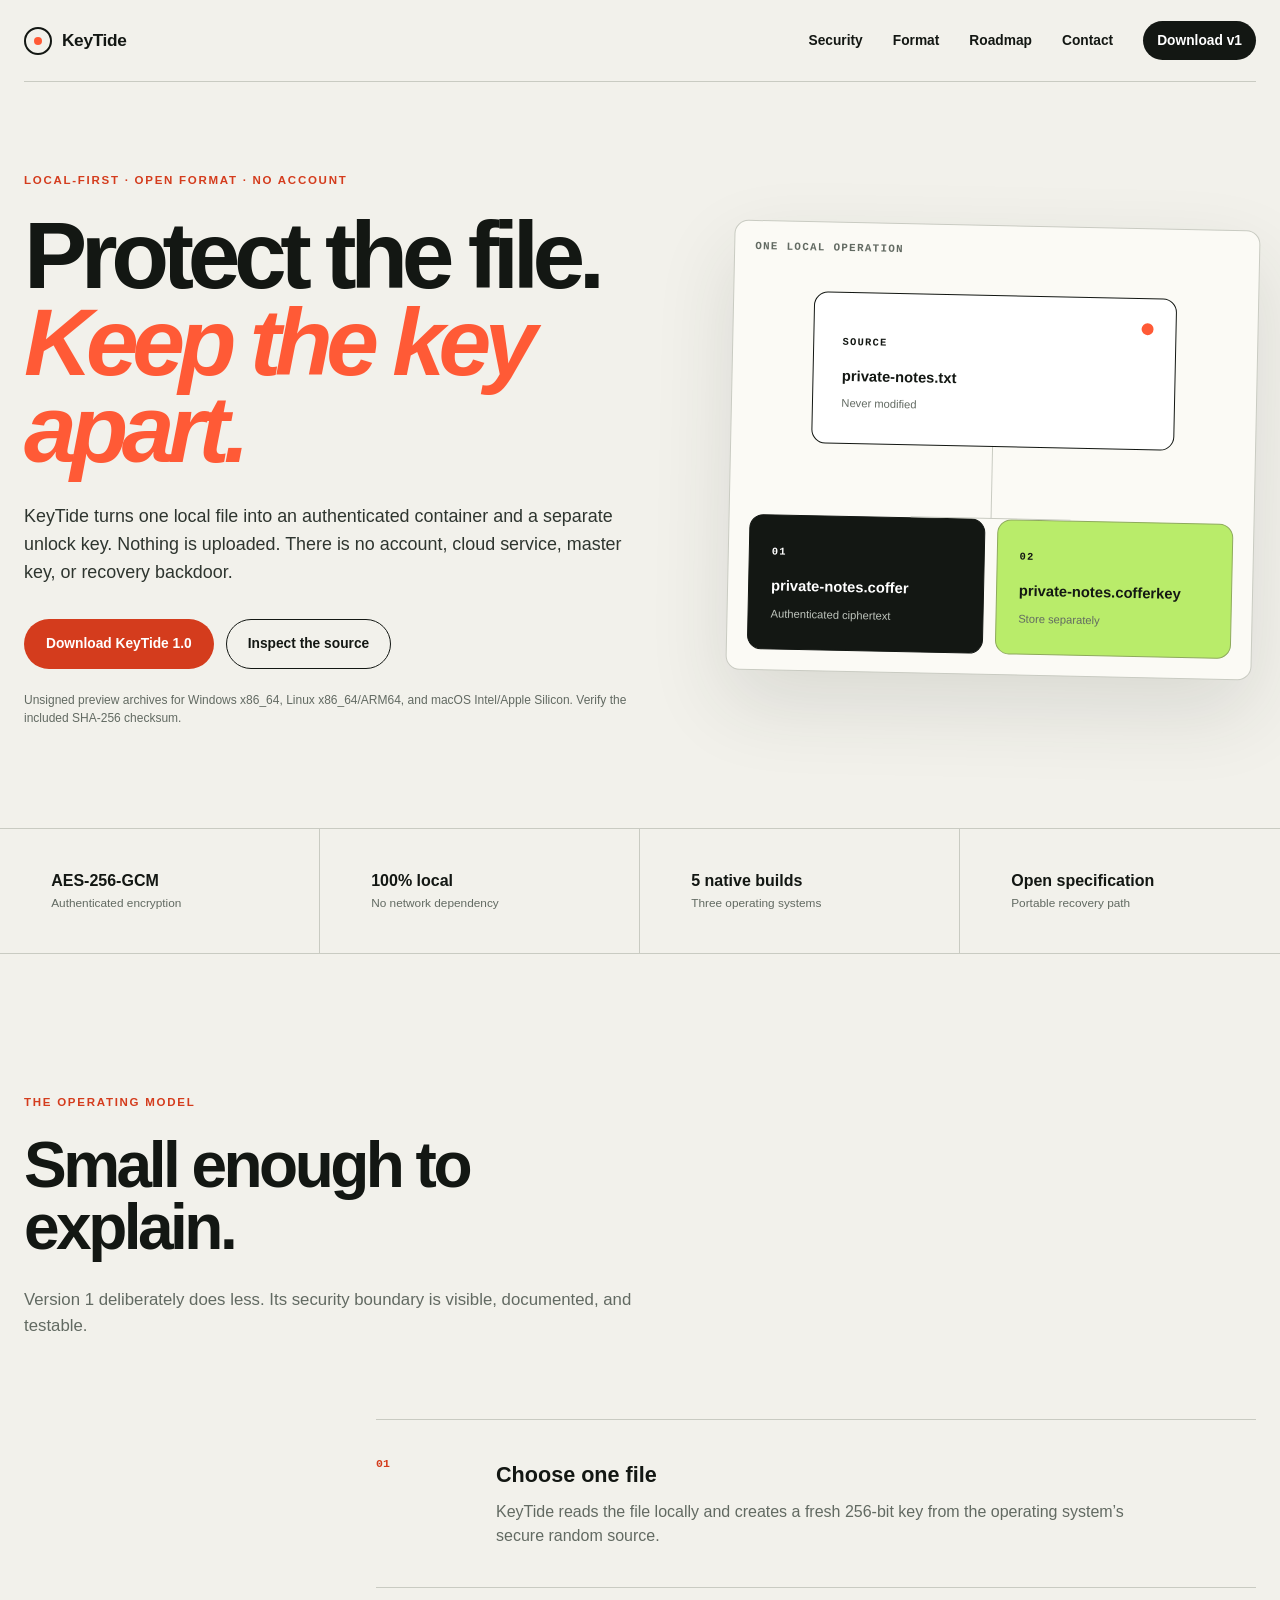
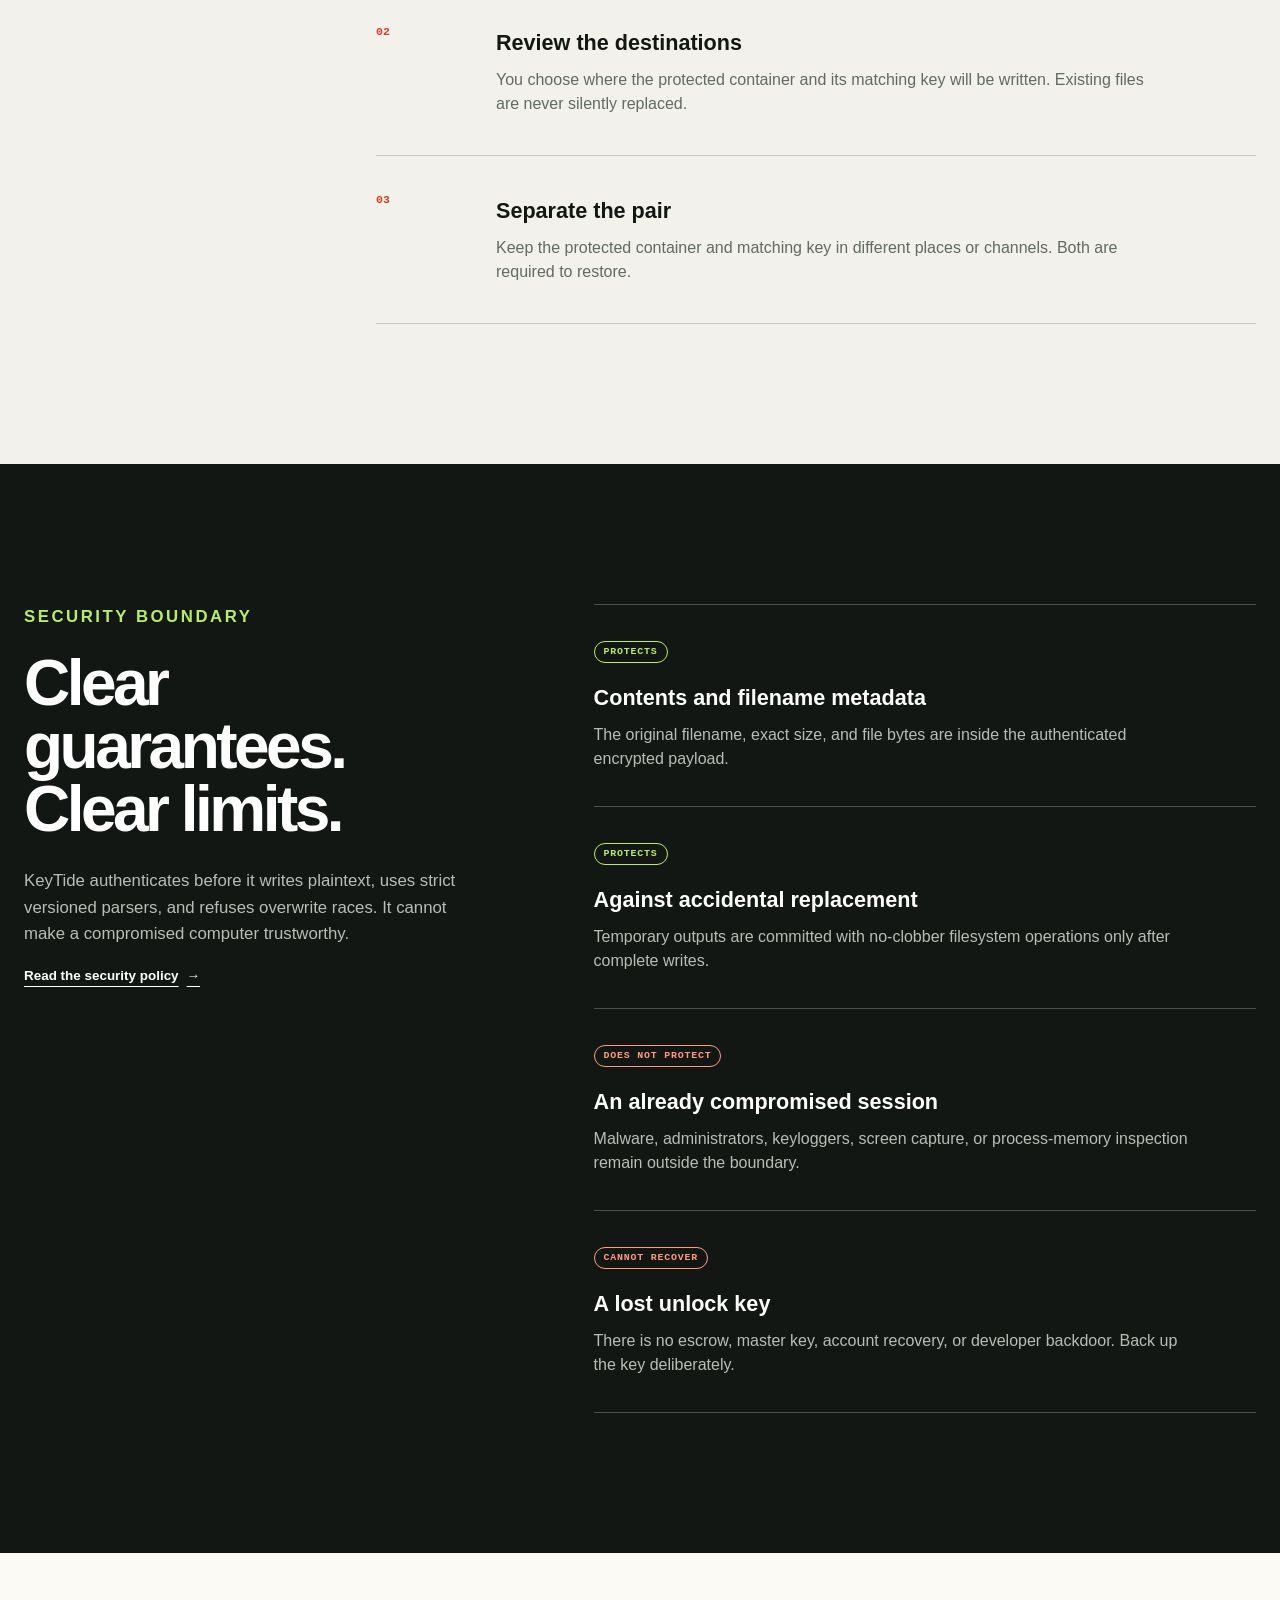
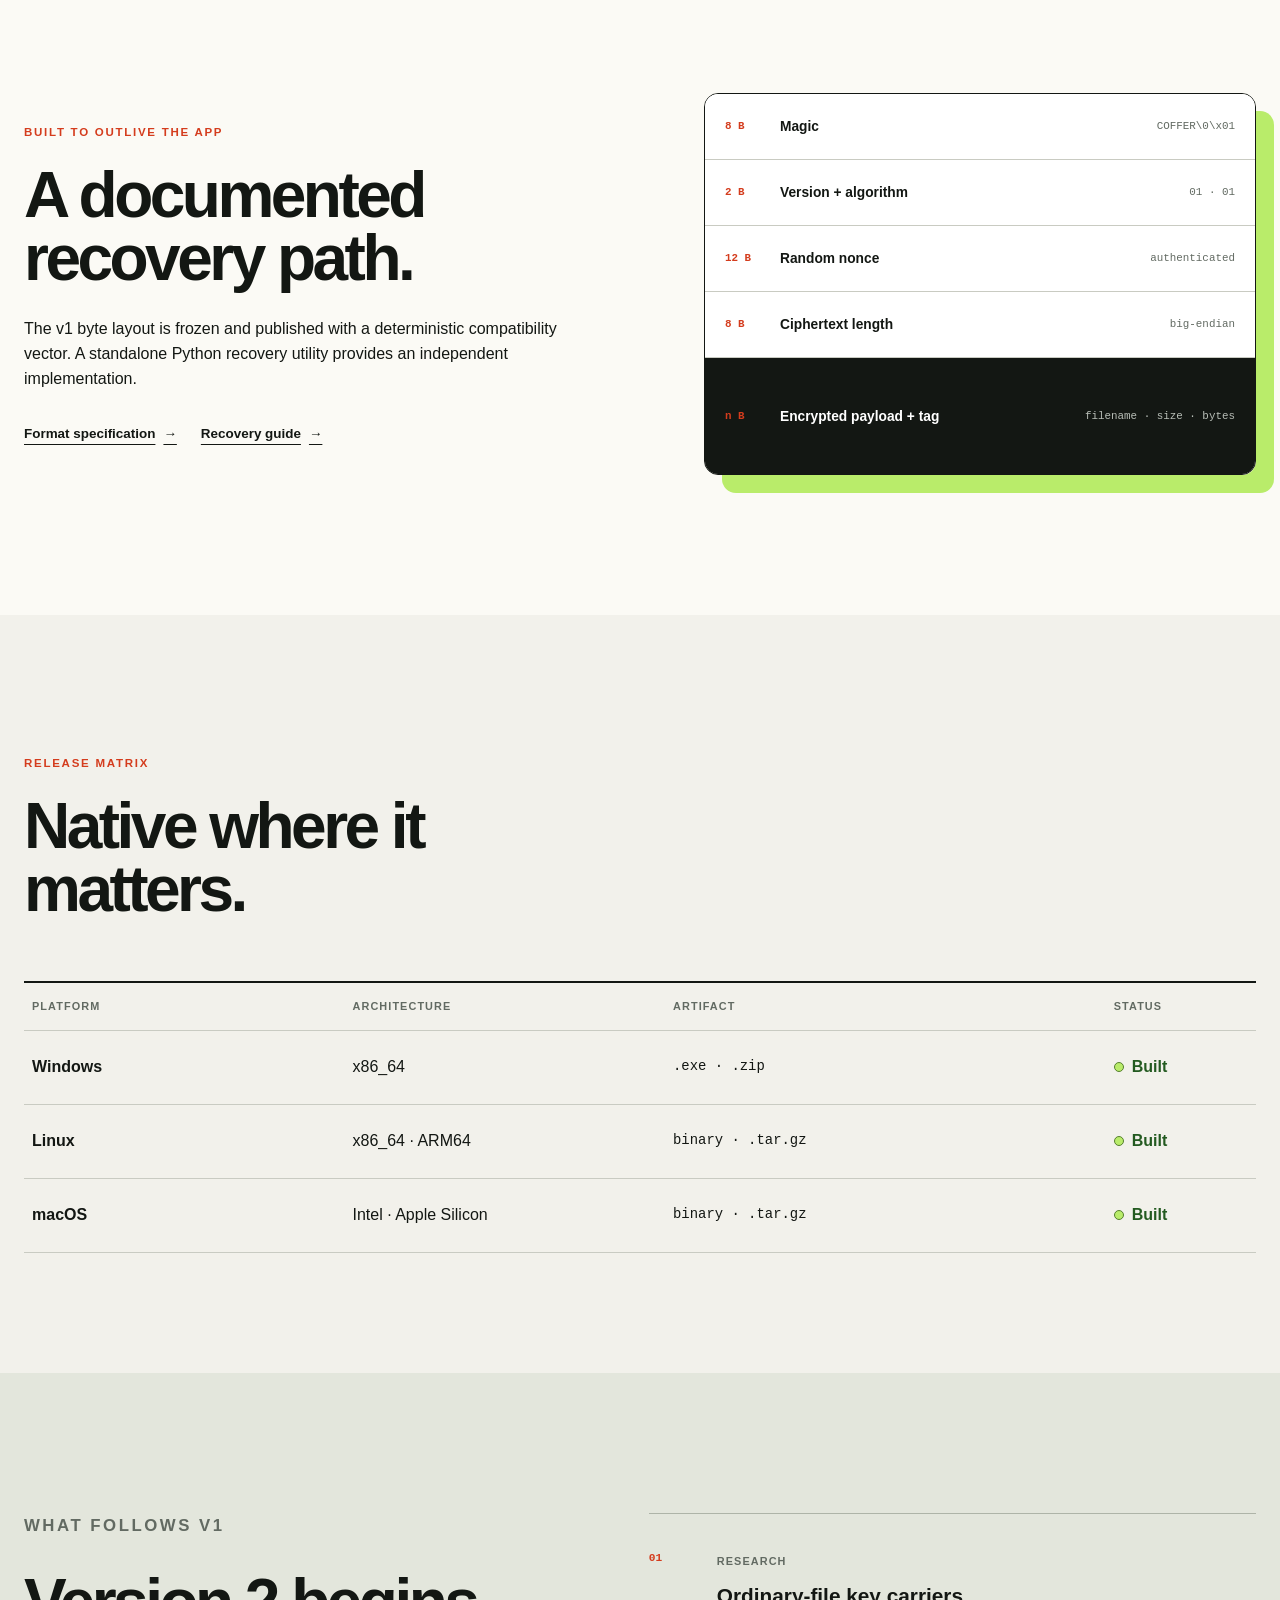
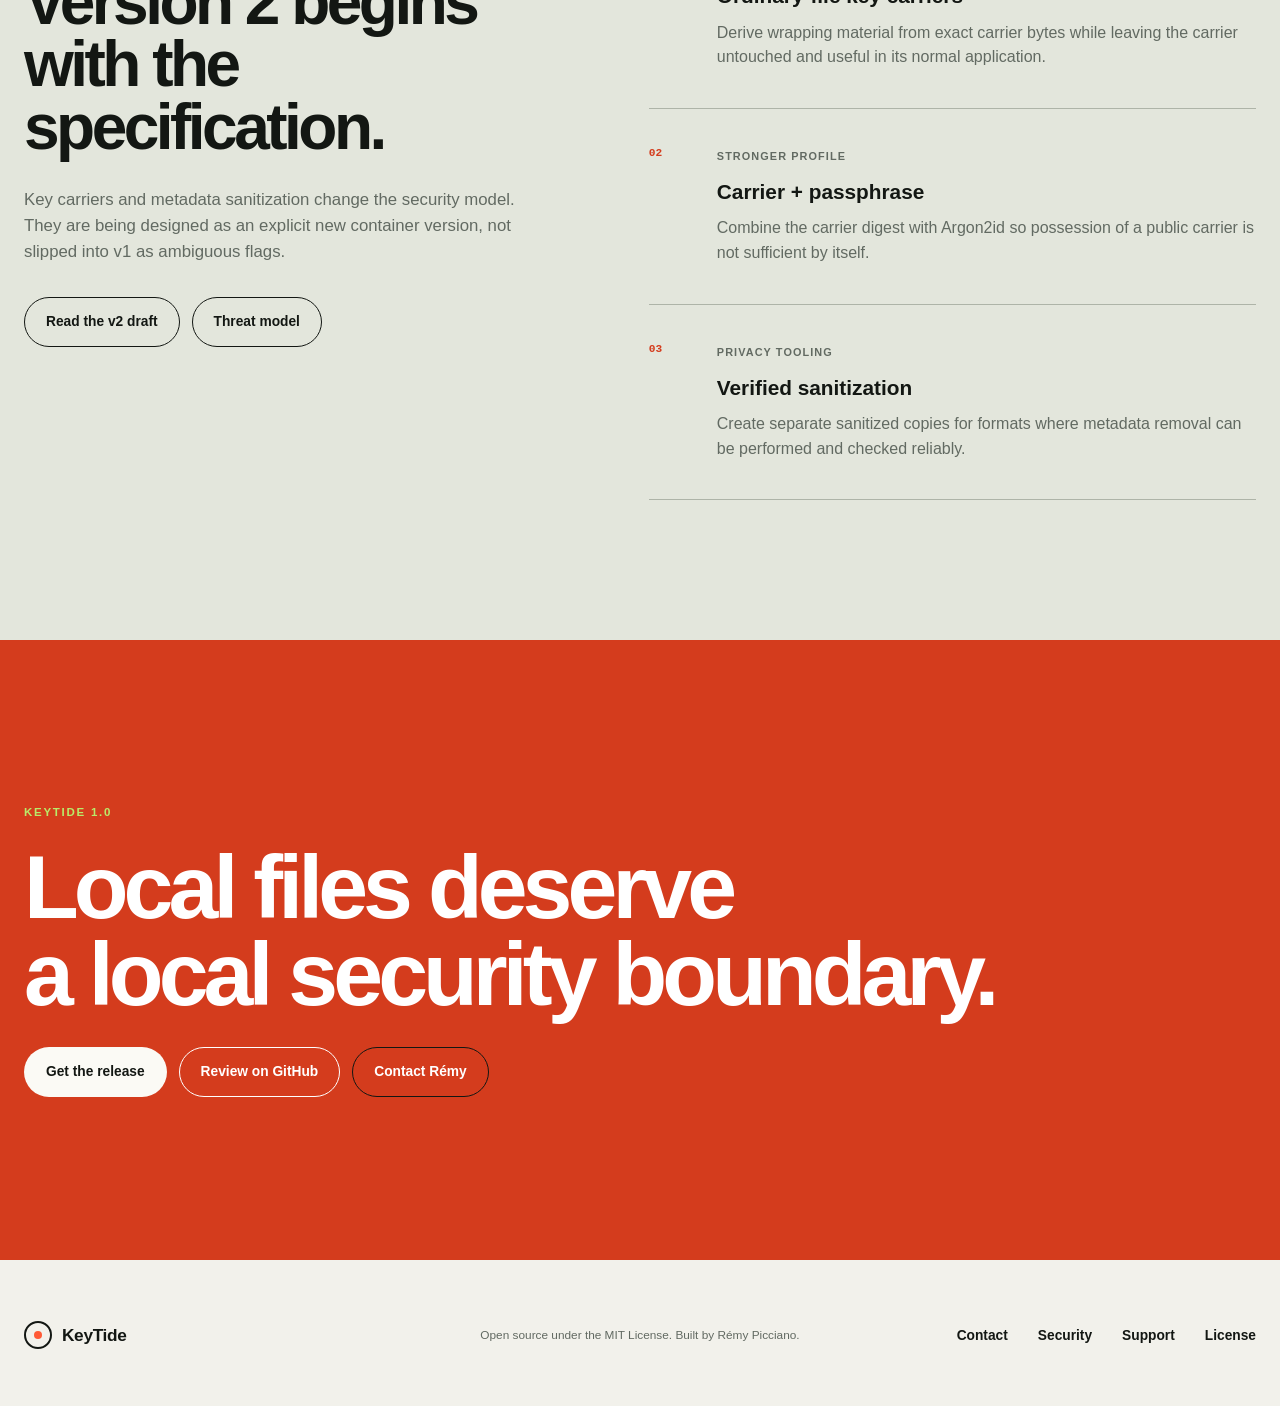
<file: site/index.html>
<!doctype html>
<html lang="en">
  <head>
    <meta charset="utf-8">
    <meta name="viewport" content="width=device-width, initial-scale=1">
    <meta name="theme-color" content="#131713">
    <meta name="description" content="KeyTide is a local-first desktop application for authenticated file protection on macOS, Windows, and Linux.">
    <meta property="og:title" content="KeyTide — protect a file, keep the key apart">
    <meta property="og:description" content="Auditable, local-first file protection with a documented open format and no recovery backdoor.">
    <meta property="og:type" content="website">
    <meta property="og:url" content="https://remypicciano.github.io/keytide/">
    <title>KeyTide — local-first file protection</title>
    <link rel="canonical" href="https://remypicciano.github.io/keytide/">
    <link rel="manifest" href="site.webmanifest">
    <link rel="stylesheet" href="styles.css">
  </head>
  <body>
    <a class="skip-link" href="#main">Skip to content</a>
    <header class="site-header">
      <a class="wordmark" href="#top" aria-label="KeyTide home">
        <span class="mark" aria-hidden="true"><span></span></span>
        <span>KeyTide</span>
      </a>
      <nav aria-label="Primary navigation">
        <a href="#security">Security</a>
        <a href="#format">Format</a>
        <a href="#roadmap">Roadmap</a>
        <a href="contact.html">Contact</a>
        <a class="nav-download" href="https://github.com/remypicciano/keytide/releases/latest">Download v1</a>
      </nav>
    </header>

    <main id="main">
      <section class="hero" id="top" aria-labelledby="hero-title">
        <div class="hero-copy">
          <p class="eyebrow">Local-first · open format · no account</p>
          <h1 id="hero-title">Protect the file.<br><em>Keep the key apart.</em></h1>
          <p class="lede">KeyTide turns one local file into an authenticated container and a separate unlock key. Nothing is uploaded. There is no account, cloud service, master key, or recovery backdoor.</p>
          <div class="hero-actions">
            <a class="button button-primary" href="https://github.com/remypicciano/keytide/releases/latest">Download KeyTide 1.0</a>
            <a class="button button-secondary" href="https://github.com/remypicciano/keytide">Inspect the source</a>
          </div>
          <p class="release-note">Unsigned preview archives for Windows x86_64, Linux x86_64/ARM64, and macOS Intel/Apple Silicon. Verify the included SHA-256 checksum.</p>
        </div>

        <div class="artifact" aria-label="Diagram showing one source file becoming a protected container and a separate key">
          <div class="artifact-label">One local operation</div>
          <div class="source-file">
            <span class="file-corner" aria-hidden="true"></span>
            <span class="file-type">SOURCE</span>
            <strong>private-notes.txt</strong>
            <small>Never modified</small>
          </div>
          <div class="split-line" aria-hidden="true"><span></span></div>
          <div class="outputs">
            <div class="output output-dark">
              <span>01</span>
              <strong>private-notes.coffer</strong>
              <small>Authenticated ciphertext</small>
            </div>
            <div class="output output-key">
              <span>02</span>
              <strong>private-notes.cofferkey</strong>
              <small>Store separately</small>
            </div>
          </div>
        </div>
      </section>

      <section class="proof-strip" aria-label="Version 1 release facts">
        <div><strong>AES-256-GCM</strong><span>Authenticated encryption</span></div>
        <div><strong>100% local</strong><span>No network dependency</span></div>
        <div><strong>5 native builds</strong><span>Three operating systems</span></div>
        <div><strong>Open specification</strong><span>Portable recovery path</span></div>
      </section>

      <section class="section how" aria-labelledby="how-title">
        <div class="section-heading">
          <p class="eyebrow">The operating model</p>
          <h2 id="how-title">Small enough to explain.</h2>
          <p>Version 1 deliberately does less. Its security boundary is visible, documented, and testable.</p>
        </div>
        <ol class="steps">
          <li>
            <span class="step-number">01</span>
            <div><h3>Choose one file</h3><p>KeyTide reads the file locally and creates a fresh 256-bit key from the operating system’s secure random source.</p></div>
          </li>
          <li>
            <span class="step-number">02</span>
            <div><h3>Review the destinations</h3><p>You choose where the protected container and its matching key will be written. Existing files are never silently replaced.</p></div>
          </li>
          <li>
            <span class="step-number">03</span>
            <div><h3>Separate the pair</h3><p>Keep the protected container and matching key in different places or channels. Both are required to restore.</p></div>
          </li>
        </ol>
      </section>

      <section class="section security" id="security" aria-labelledby="security-title">
        <div class="security-intro">
          <p class="eyebrow light">Security boundary</p>
          <h2 id="security-title">Clear guarantees.<br>Clear limits.</h2>
          <p>KeyTide authenticates before it writes plaintext, uses strict versioned parsers, and refuses overwrite races. It cannot make a compromised computer trustworthy.</p>
          <a class="text-link light" href="https://github.com/remypicciano/keytide/blob/main/SECURITY.md">Read the security policy <span aria-hidden="true">→</span></a>
        </div>
        <div class="boundary-list">
          <article>
            <span class="status status-yes">Protects</span>
            <h3>Contents and filename metadata</h3>
            <p>The original filename, exact size, and file bytes are inside the authenticated encrypted payload.</p>
          </article>
          <article>
            <span class="status status-yes">Protects</span>
            <h3>Against accidental replacement</h3>
            <p>Temporary outputs are committed with no-clobber filesystem operations only after complete writes.</p>
          </article>
          <article>
            <span class="status status-no">Does not protect</span>
            <h3>An already compromised session</h3>
            <p>Malware, administrators, keyloggers, screen capture, or process-memory inspection remain outside the boundary.</p>
          </article>
          <article>
            <span class="status status-no">Cannot recover</span>
            <h3>A lost unlock key</h3>
            <p>There is no escrow, master key, account recovery, or developer backdoor. Back up the key deliberately.</p>
          </article>
        </div>
      </section>

      <section class="section format" id="format" aria-labelledby="format-title">
        <div class="format-grid">
          <div class="section-heading">
            <p class="eyebrow">Built to outlive the app</p>
            <h2 id="format-title">A documented recovery path.</h2>
            <p>The v1 byte layout is frozen and published with a deterministic compatibility vector. A standalone Python recovery utility provides an independent implementation.</p>
            <div class="link-row">
              <a class="text-link" href="https://github.com/remypicciano/keytide/blob/main/docs/coffer-format-v1.md">Format specification <span aria-hidden="true">→</span></a>
              <a class="text-link" href="https://github.com/remypicciano/keytide/blob/main/docs/recovery.md">Recovery guide <span aria-hidden="true">→</span></a>
            </div>
          </div>
          <div class="format-stack" aria-label="KeyTide version 1 container layout">
            <div class="byte-row"><span>8 B</span><strong>Magic</strong><code>COFFER\0\x01</code></div>
            <div class="byte-row"><span>2 B</span><strong>Version + algorithm</strong><code>01 · 01</code></div>
            <div class="byte-row"><span>12 B</span><strong>Random nonce</strong><code>authenticated</code></div>
            <div class="byte-row"><span>8 B</span><strong>Ciphertext length</strong><code>big-endian</code></div>
            <div class="byte-row byte-encrypted"><span>n B</span><strong>Encrypted payload + tag</strong><code>filename · size · bytes</code></div>
          </div>
        </div>
      </section>

      <section class="section builds" aria-labelledby="builds-title">
        <div class="section-heading compact">
          <p class="eyebrow">Release matrix</p>
          <h2 id="builds-title">Native where it matters.</h2>
        </div>
        <div class="build-table" role="table" aria-label="Available release builds">
          <div class="build-row build-head" role="row"><span role="columnheader">Platform</span><span role="columnheader">Architecture</span><span role="columnheader">Artifact</span><span role="columnheader">Status</span></div>
          <div class="build-row" role="row"><strong role="cell">Windows</strong><span role="cell">x86_64</span><code role="cell">.exe · .zip</code><span role="cell" class="build-status">Built</span></div>
          <div class="build-row" role="row"><strong role="cell">Linux</strong><span role="cell">x86_64 · ARM64</span><code role="cell">binary · .tar.gz</code><span role="cell" class="build-status">Built</span></div>
          <div class="build-row" role="row"><strong role="cell">macOS</strong><span role="cell">Intel · Apple Silicon</span><code role="cell">binary · .tar.gz</code><span role="cell" class="build-status">Built</span></div>
        </div>
      </section>

      <section class="section roadmap" id="roadmap" aria-labelledby="roadmap-title">
        <div class="roadmap-lead">
          <p class="eyebrow">What follows v1</p>
          <h2 id="roadmap-title">Version 2 begins with the specification.</h2>
          <p>Key carriers and metadata sanitization change the security model. They are being designed as an explicit new container version, not slipped into v1 as ambiguous flags.</p>
          <div class="hero-actions">
            <a class="button button-secondary" href="https://github.com/remypicciano/keytide/blob/main/docs/coffer-format-v2.md">Read the v2 draft</a>
            <a class="button button-secondary" href="https://github.com/remypicciano/keytide/blob/main/docs/threat-model.md">Threat model</a>
          </div>
        </div>
        <div class="roadmap-items">
          <article><span>Research</span><h3>Ordinary-file key carriers</h3><p>Derive wrapping material from exact carrier bytes while leaving the carrier untouched and useful in its normal application.</p></article>
          <article><span>Stronger profile</span><h3>Carrier + passphrase</h3><p>Combine the carrier digest with Argon2id so possession of a public carrier is not sufficient by itself.</p></article>
          <article><span>Privacy tooling</span><h3>Verified sanitization</h3><p>Create separate sanitized copies for formats where metadata removal can be performed and checked reliably.</p></article>
        </div>
      </section>

      <section class="closing" aria-labelledby="closing-title">
        <p class="eyebrow light">KeyTide 1.0</p>
        <h2 id="closing-title">Local files deserve<br>a local security boundary.</h2>
        <div class="hero-actions">
          <a class="button button-paper" href="https://github.com/remypicciano/keytide/releases/latest">Get the release</a>
          <a class="button button-outline" href="https://github.com/remypicciano/keytide">Review on GitHub</a>
          <a class="button button-secondary" href="contact.html">Contact Rémy</a>
        </div>
      </section>
    </main>

    <footer>
      <a class="wordmark" href="#top"><span class="mark" aria-hidden="true"><span></span></span><span>KeyTide</span></a>
      <p>Open source under the MIT License. Built by Rémy Picciano.</p>
      <nav aria-label="Footer navigation">
        <a href="contact.html">Contact</a>
        <a href="https://github.com/remypicciano/keytide/blob/main/SECURITY.md">Security</a>
        <a href="https://github.com/remypicciano/keytide/blob/main/SUPPORT.md">Support</a>
        <a href="https://github.com/remypicciano/keytide/blob/main/LICENSE">License</a>
      </nav>
    </footer>
  </body>
</html>
</file>
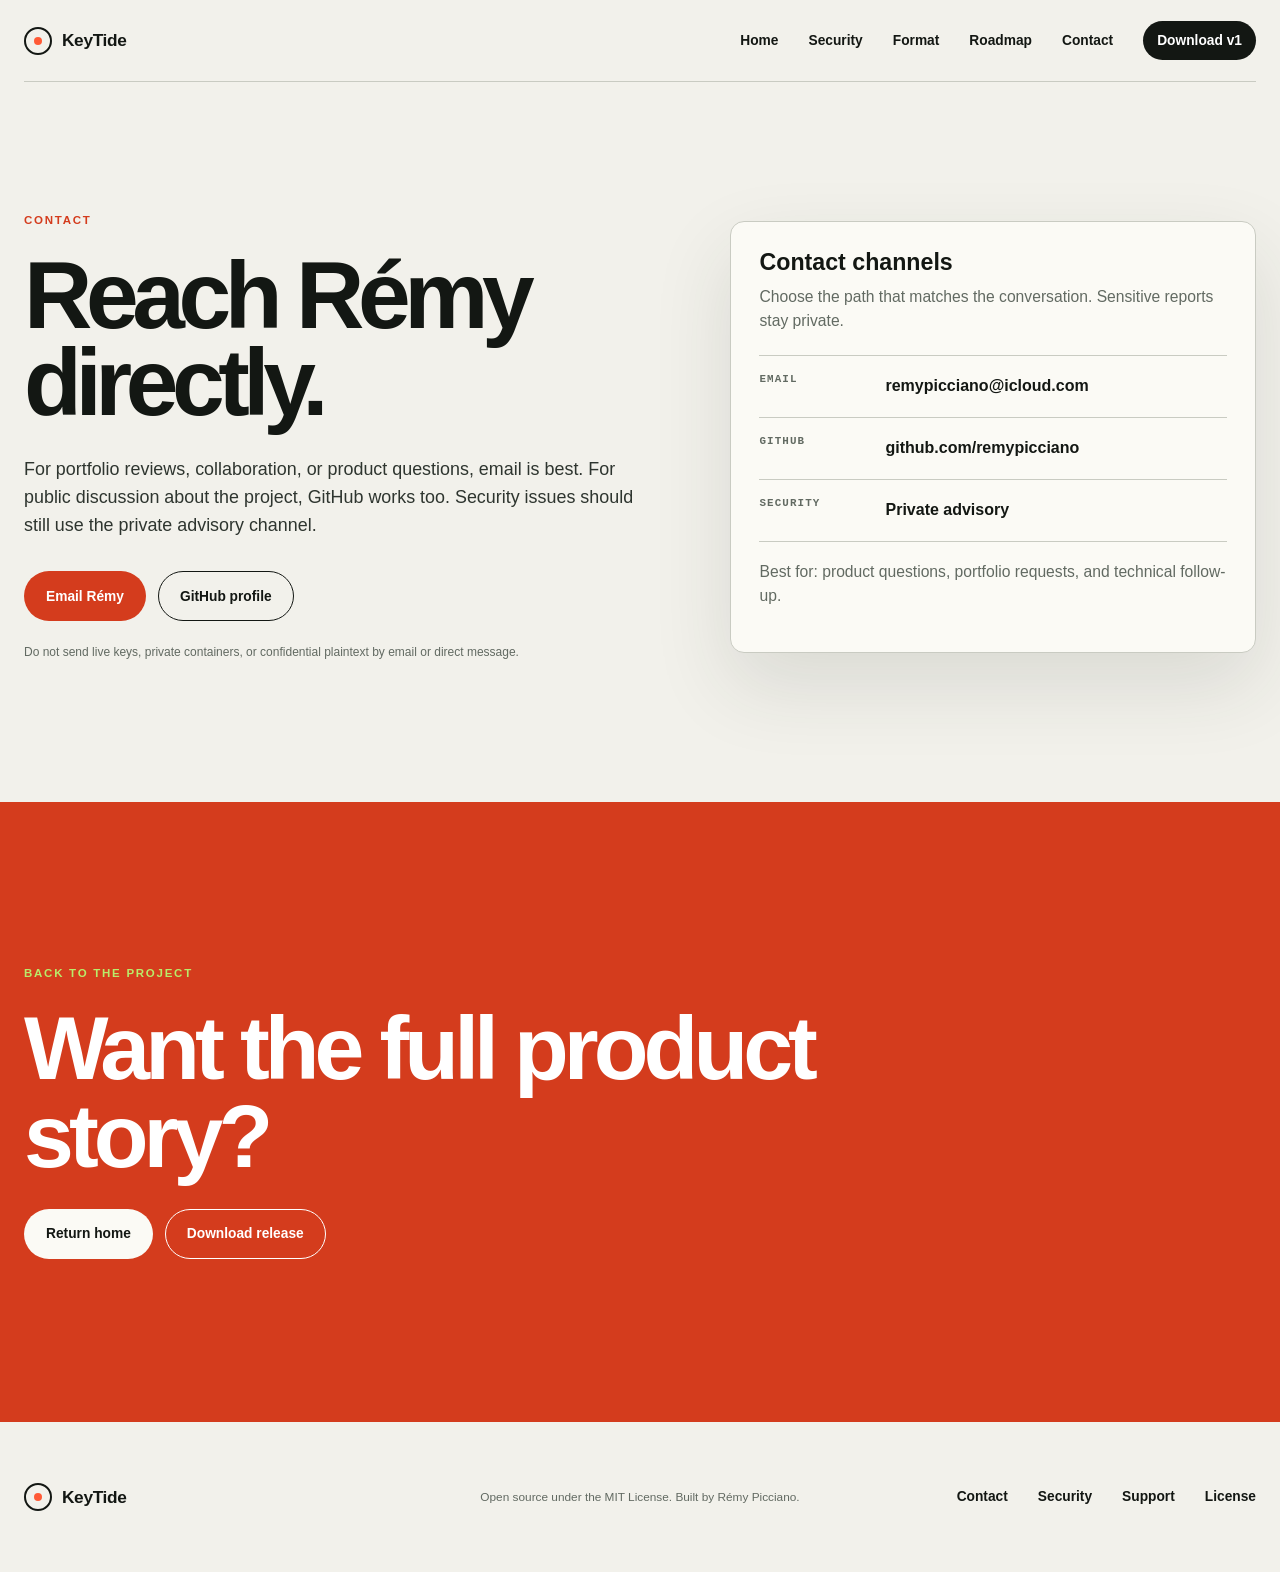
<file: site/contact.html>
<!doctype html>
<html lang="en">
  <head>
    <meta charset="utf-8">
    <meta name="viewport" content="width=device-width, initial-scale=1">
    <meta name="theme-color" content="#131713">
    <meta name="description" content="Contact Rémy Picciano about KeyTide, portfolio work, collaboration, or public project questions.">
    <meta property="og:title" content="Contact - KeyTide">
    <meta property="og:description" content="Contact Rémy Picciano about KeyTide, portfolio work, collaboration, or public project questions.">
    <meta property="og:type" content="website">
    <meta property="og:url" content="https://remypicciano.github.io/keytide/contact.html">
    <title>Contact - KeyTide</title>
    <link rel="canonical" href="https://remypicciano.github.io/keytide/contact.html">
    <link rel="stylesheet" href="styles.css">
  </head>
  <body>
    <a class="skip-link" href="#main">Skip to content</a>
    <header class="site-header">
      <a class="wordmark" href="./" aria-label="KeyTide home">
        <span class="mark" aria-hidden="true"><span></span></span>
        <span>KeyTide</span>
      </a>
      <nav aria-label="Primary navigation">
        <a href="./">Home</a>
        <a href="./#security">Security</a>
        <a href="./#format">Format</a>
        <a href="./#roadmap">Roadmap</a>
        <a href="contact.html">Contact</a>
        <a class="nav-download" href="https://github.com/remypicciano/keytide/releases/latest">Download v1</a>
      </nav>
    </header>

    <main id="main">
      <section class="hero contact-hero" id="top" aria-labelledby="contact-title">
        <div class="hero-copy">
          <p class="eyebrow">Contact</p>
          <h1 id="contact-title">Reach Rémy directly.</h1>
          <p class="lede">For portfolio reviews, collaboration, or product questions, email is best. For public discussion about the project, GitHub works too. Security issues should still use the private advisory channel.</p>
          <div class="hero-actions">
            <a class="button button-primary" href="mailto:remypicciano@icloud.com">Email Rémy</a>
            <a class="button button-secondary" href="https://github.com/remypicciano">GitHub profile</a>
          </div>
          <p class="release-note">Do not send live keys, private containers, or confidential plaintext by email or direct message.</p>
        </div>

        <aside class="contact-card" aria-labelledby="contact-card-title">
          <h2 id="contact-card-title">Contact channels</h2>
          <p>Choose the path that matches the conversation. Sensitive reports stay private.</p>
          <ul class="contact-list">
            <li class="contact-row">
              <span class="contact-label">Email</span>
              <a href="mailto:remypicciano@icloud.com">remypicciano@icloud.com</a>
            </li>
            <li class="contact-row">
              <span class="contact-label">GitHub</span>
              <a href="https://github.com/remypicciano">github.com/remypicciano</a>
            </li>
            <li class="contact-row">
              <span class="contact-label">Security</span>
              <a href="https://github.com/remypicciano/keytide/security/advisories/new">Private advisory</a>
            </li>
          </ul>
          <p class="contact-meta">Best for: product questions, portfolio requests, and technical follow-up.</p>
        </aside>
      </section>

      <section class="closing" aria-labelledby="return-title">
        <p class="eyebrow light">Back to the project</p>
        <h2 id="return-title">Want the full product story?</h2>
        <div class="hero-actions">
          <a class="button button-paper" href="./">Return home</a>
          <a class="button button-outline" href="https://github.com/remypicciano/keytide/releases/latest">Download release</a>
        </div>
      </section>
    </main>

    <footer>
      <a class="wordmark" href="./"><span class="mark" aria-hidden="true"><span></span></span><span>KeyTide</span></a>
      <p>Open source under the MIT License. Built by Rémy Picciano.</p>
      <nav aria-label="Footer navigation">
        <a href="contact.html">Contact</a>
        <a href="https://github.com/remypicciano/keytide/blob/main/SECURITY.md">Security</a>
        <a href="https://github.com/remypicciano/keytide/blob/main/SUPPORT.md">Support</a>
        <a href="https://github.com/remypicciano/keytide/blob/main/LICENSE">License</a>
      </nav>
    </footer>
  </body>
</html>
</file>
<file: site/styles.css>
:root {
  color-scheme: light;
  --ink: #131713;
  --ink-soft: #2e352f;
  --paper: #f2f1eb;
  --paper-strong: #fbfaf5;
  --line: #c9cbc2;
  --muted: #626a62;
  --accent: #ff5a36;
  --accent-dark: #d43c1d;
  --green: #b9ec6a;
  --radius: 14px;
  --max: 1280px;
  font-family: "Avenir Next", Avenir, "Segoe UI", Helvetica, Arial, sans-serif;
  font-synthesis: none;
}

* { box-sizing: border-box; }
html { scroll-behavior: smooth; }
body { margin: 0; color: var(--ink); background: var(--paper); line-height: 1.55; }
a { color: inherit; }
code { font-family: "SFMono-Regular", Consolas, "Liberation Mono", monospace; font-size: .87em; }

.skip-link { position: fixed; top: 12px; left: 12px; z-index: 100; padding: 10px 14px; background: var(--ink); color: white; transform: translateY(-150%); }
.skip-link:focus { transform: translateY(0); }
.site-header, footer { width: min(calc(100% - 48px), var(--max)); margin-inline: auto; }
.site-header { min-height: 82px; display: flex; align-items: center; justify-content: space-between; border-bottom: 1px solid var(--line); }
.wordmark { display: inline-flex; align-items: center; gap: 10px; color: var(--ink); text-decoration: none; font-size: 1.08rem; font-weight: 750; letter-spacing: -.02em; }
.mark { width: 28px; height: 28px; display: grid; place-items: center; border: 2px solid currentColor; border-radius: 50%; }
.mark span { width: 8px; height: 8px; background: var(--accent); border-radius: 50%; }
.site-header nav, footer nav { display: flex; align-items: center; gap: 30px; }
.site-header nav a, footer nav a { text-decoration: none; font-size: .86rem; font-weight: 650; }
.site-header nav a:hover, footer nav a:hover { text-decoration: underline; text-underline-offset: 5px; }
.nav-download { padding: 9px 14px; color: white; background: var(--ink); border-radius: 999px; }

.hero { width: min(calc(100% - 48px), var(--max)); margin: 0 auto; min-height: 720px; display: grid; grid-template-columns: 1.08fr .92fr; align-items: center; gap: clamp(40px, 7vw, 110px); padding: 90px 0 100px; }
.eyebrow { margin: 0 0 22px; color: var(--accent-dark); font-size: .72rem; font-weight: 800; letter-spacing: .15em; text-transform: uppercase; }
.eyebrow.light { color: var(--green); }
h1, h2, h3, p { margin-top: 0; }
h1 { max-width: 760px; margin-bottom: 30px; font-size: clamp(3.4rem, 7.4vw, 7.2rem); line-height: .92; letter-spacing: -.068em; font-weight: 760; }
h1 em { color: var(--accent); font-family: inherit; font-weight: 760; }
.lede { max-width: 650px; margin-bottom: 32px; color: var(--ink-soft); font-size: clamp(1.05rem, 1.4vw, 1.25rem); }
.hero-actions { display: flex; flex-wrap: wrap; gap: 12px; }
.button { min-height: 50px; display: inline-flex; align-items: center; justify-content: center; padding: 0 21px; border: 1px solid transparent; border-radius: 999px; text-decoration: none; font-size: .86rem; font-weight: 760; white-space: nowrap; transition: transform .16s ease, background .16s ease, border-color .16s ease; }
.button:hover { transform: translateY(-2px); }
.button:active { transform: translateY(1px); }
.button-primary { color: white; background: var(--accent-dark); }
.button-primary:hover { background: #b92e13; }
.button-secondary { border-color: var(--ink); background: transparent; }
.button-secondary:hover { background: var(--paper-strong); }
.release-note { max-width: 610px; margin: 22px 0 0; color: var(--muted); font-size: .75rem; }

.contact-card { padding: 28px; border: 1px solid var(--line); border-radius: var(--radius); background: var(--paper-strong); box-shadow: 0 32px 80px rgba(41, 46, 40, .12); }
.contact-card h2 { margin-bottom: 10px; font-size: 1.45rem; line-height: 1.05; }
.contact-card > p { color: var(--muted); font-size: .98rem; }
.contact-list { margin: 22px 0 0; padding: 0; list-style: none; border-top: 1px solid var(--line); }
.contact-row { display: grid; grid-template-columns: 110px 1fr; gap: 16px; padding: 18px 0; border-bottom: 1px solid var(--line); }
.contact-label { color: var(--muted); font: 700 .68rem/1 "SFMono-Regular", Consolas, monospace; letter-spacing: .1em; text-transform: uppercase; }
.contact-row a { text-decoration: none; font-weight: 700; }
.contact-row a:hover { text-decoration: underline; text-underline-offset: 5px; }
.contact-meta { margin-top: 18px; color: var(--muted); font-size: .78rem; }

.artifact { position: relative; padding: 20px; border: 1px solid var(--line); border-radius: var(--radius); background: var(--paper-strong); box-shadow: 0 32px 80px rgba(41, 46, 40, .12); transform: rotate(1.2deg); }
.artifact-label { margin-bottom: 38px; color: var(--muted); font: 700 .68rem/1 "SFMono-Regular", Consolas, monospace; letter-spacing: .12em; text-transform: uppercase; }
.source-file { position: relative; width: 75%; margin: auto; padding: 35px 28px 28px; border: 1px solid var(--ink); border-radius: var(--radius); background: white; }
.source-file::after { content: ""; position: absolute; right: 22px; top: 24px; width: 12px; height: 12px; background: var(--accent); border-radius: 50%; }
.source-file strong, .output strong { display: block; margin: 12px 0 3px; font-size: .92rem; overflow-wrap: anywhere; }
.source-file small, .output small { color: var(--muted); font-size: .7rem; }
.file-type, .output > span { font: 700 .65rem/1 "SFMono-Regular", Consolas, monospace; letter-spacing: .12em; }
.split-line { height: 72px; display: grid; place-items: center; }
.split-line span { width: 1px; height: 100%; background: var(--line); position: relative; }
.split-line span::after { content: ""; position: absolute; left: -80px; bottom: 0; width: 160px; height: 1px; background: var(--line); }
.outputs { display: grid; grid-template-columns: 1fr 1fr; gap: 12px; }
.output { min-height: 135px; padding: 22px; border: 1px solid var(--line); border-radius: var(--radius); }
.output-dark { color: white; background: var(--ink); border-color: var(--ink); }
.output-dark small { color: #bfc5bd; }
.output-key { background: var(--green); border-color: #8eaa5c; }

.proof-strip { display: grid; grid-template-columns: repeat(4, 1fr); border-block: 1px solid var(--line); }
.proof-strip div { min-height: 124px; display: flex; flex-direction: column; justify-content: center; padding: 24px clamp(24px, 4vw, 60px); border-right: 1px solid var(--line); }
.proof-strip div:last-child { border-right: 0; }
.proof-strip strong { font-size: 1rem; }
.proof-strip span { color: var(--muted); font-size: .74rem; }

.section { padding: 140px max(24px, calc((100vw - var(--max)) / 2)); }
.section-heading { max-width: 620px; }
.section-heading h2, .security-intro h2, .roadmap-lead h2, .closing h2 { margin-bottom: 28px; font-size: clamp(2.7rem, 5vw, 5.2rem); line-height: .98; letter-spacing: -.055em; }
.section-heading > p:last-child, .security-intro > p, .roadmap-lead > p { color: var(--muted); font-size: 1.05rem; }
.steps { max-width: 880px; margin: 80px 0 0 auto; padding: 0; list-style: none; border-top: 1px solid var(--line); }
.steps li { display: grid; grid-template-columns: 100px 1fr; gap: 20px; padding: 38px 0; border-bottom: 1px solid var(--line); }
.step-number { color: var(--accent-dark); font: 700 .72rem/1 "SFMono-Regular", Consolas, monospace; }
.steps h3 { margin-bottom: 8px; font-size: 1.35rem; }
.steps p { max-width: 650px; margin-bottom: 0; color: var(--muted); }

.security { display: grid; grid-template-columns: .8fr 1.2fr; gap: clamp(60px, 10vw, 150px); color: white; background: var(--ink); }
.security-intro { align-self: start; position: sticky; top: 40px; }
.security-intro > p { color: #b8beb7; }
.text-link { display: inline-flex; gap: 8px; align-items: center; font-size: .84rem; font-weight: 750; text-underline-offset: 6px; }
.text-link.light { color: white; }
.boundary-list { border-top: 1px solid #4a504a; }
.boundary-list article { padding: 32px 0 34px; border-bottom: 1px solid #4a504a; }
.boundary-list h3 { margin: 18px 0 8px; font-size: 1.35rem; }
.boundary-list p { max-width: 600px; margin: 0; color: #b8beb7; }
.status { display: inline-flex; padding: 5px 9px; border: 1px solid currentColor; border-radius: 999px; font: 700 .62rem/1 "SFMono-Regular", Consolas, monospace; letter-spacing: .08em; text-transform: uppercase; }
.status-yes { color: var(--green); }
.status-no { color: #ff9b83; }

.format { background: var(--paper-strong); }
.format-grid { display: grid; grid-template-columns: 1fr 1fr; align-items: center; gap: clamp(60px, 10vw, 150px); }
.link-row { display: flex; flex-wrap: wrap; gap: 24px; margin-top: 32px; }
.format-stack { border: 1px solid var(--ink); border-radius: var(--radius); overflow: hidden; box-shadow: 18px 18px 0 var(--green); }
.byte-row { display: grid; grid-template-columns: 55px 1fr auto; align-items: center; min-height: 66px; padding: 12px 20px; border-bottom: 1px solid var(--line); background: white; }
.byte-row:last-child { border-bottom: 0; }
.byte-row > span { color: var(--accent-dark); font: 700 .68rem/1 "SFMono-Regular", Consolas, monospace; }
.byte-row strong { font-size: .86rem; }
.byte-row code { color: var(--muted); font-size: .68rem; }
.byte-encrypted { min-height: 116px; color: white; background: var(--ink); }
.byte-encrypted code { color: #b8beb7; }

.builds { padding-bottom: 120px; }
.section-heading.compact { margin-bottom: 60px; }
.build-table { border-top: 2px solid var(--ink); }
.build-row { min-height: 74px; display: grid; grid-template-columns: 1fr 1fr 1.4fr .5fr; align-items: center; gap: 20px; border-bottom: 1px solid var(--line); }
.build-row > * { padding-inline: 8px; }
.build-head { min-height: 48px; color: var(--muted); font-size: .68rem; font-weight: 750; letter-spacing: .1em; text-transform: uppercase; }
.build-status { color: #235a20; font-weight: 760; }
.build-status::before { content: ""; display: inline-block; width: 8px; height: 8px; margin-right: 8px; background: var(--green); border: 1px solid #56802f; border-radius: 50%; }

.roadmap { display: grid; grid-template-columns: .9fr 1.1fr; gap: clamp(60px, 10vw, 160px); background: #e3e6dc; }
.roadmap-lead > p { margin-bottom: 32px; }
.roadmap-items { counter-reset: roadmap; border-top: 1px solid #aeb4a8; }
.roadmap-items article { position: relative; padding: 34px 0 38px 68px; border-bottom: 1px solid #aeb4a8; }
.roadmap-items article::before { counter-increment: roadmap; content: "0" counter(roadmap); position: absolute; left: 0; top: 39px; color: var(--accent-dark); font: 700 .7rem/1 "SFMono-Regular", Consolas, monospace; }
.roadmap-items article > span { color: var(--muted); font-size: .68rem; font-weight: 750; letter-spacing: .1em; text-transform: uppercase; }
.roadmap-items h3 { margin: 8px 0; font-size: 1.3rem; }
.roadmap-items p { margin: 0; color: var(--muted); }

.closing { min-height: 620px; display: flex; flex-direction: column; justify-content: center; align-items: flex-start; padding: 100px max(24px, calc((100vw - var(--max)) / 2)); color: white; background: var(--accent-dark); }
.closing h2 { max-width: 1000px; font-size: clamp(3.4rem, 7vw, 7.5rem); }
.button-paper { color: var(--ink); background: var(--paper-strong); }
.button-outline { color: white; border-color: white; }
.button-outline:hover { background: rgba(255,255,255,.1); }

footer { min-height: 150px; display: grid; grid-template-columns: 1fr auto 1fr; align-items: center; gap: 30px; }
footer p { margin: 0; color: var(--muted); font-size: .74rem; text-align: center; }
footer nav { justify-content: flex-end; }

:focus-visible { outline: 3px solid var(--accent); outline-offset: 4px; }

@media (max-width: 900px) {
  .site-header nav a:not(.nav-download) { display: none; }
  .hero, .security, .format-grid, .roadmap { grid-template-columns: 1fr; }
  .hero { padding-top: 70px; }
  .artifact { width: min(100%, 600px); margin-inline: auto; }
  .contact-card { width: min(100%, 600px); margin-inline: auto; }
  .proof-strip { grid-template-columns: 1fr 1fr; }
  .proof-strip div:nth-child(2) { border-right: 0; }
  .proof-strip div:nth-child(-n+2) { border-bottom: 1px solid var(--line); }
  .security-intro { position: static; }
  .section { padding-block: 100px; }
  footer { grid-template-columns: 1fr; padding: 38px 0; text-align: center; }
  footer .wordmark, footer nav { justify-self: center; }
}

@media (max-width: 600px) {
  .site-header, .hero, footer { width: min(calc(100% - 32px), var(--max)); }
  .site-header { min-height: 70px; }
  .site-header nav { gap: 0; }
  .nav-download { padding: 8px 12px; }
  .hero { min-height: auto; padding: 58px 0 72px; }
  h1 { font-size: clamp(3rem, 15vw, 4.6rem); }
  .hero-actions { align-items: stretch; flex-direction: column; }
  .button { width: 100%; }
  .contact-row { grid-template-columns: 1fr; gap: 6px; }
  .artifact { padding: 14px; }
  .artifact-label { margin-bottom: 24px; }
  .source-file { width: 92%; padding: 28px 20px 22px; }
  .outputs { grid-template-columns: 1fr; }
  .split-line { height: 48px; }
  .proof-strip { grid-template-columns: 1fr; }
  .proof-strip div { min-height: 94px; border-right: 0; border-bottom: 1px solid var(--line); }
  .proof-strip div:last-child { border-bottom: 0; }
  .steps { margin-top: 50px; }
  .steps li { grid-template-columns: 48px 1fr; }
  .byte-row { grid-template-columns: 45px 1fr; }
  .byte-row code { grid-column: 2; margin-top: 3px; }
  .format-stack { box-shadow: 9px 9px 0 var(--green); }
  .build-head { display: none; }
  .build-row { grid-template-columns: 1fr 1fr; padding: 18px 0; }
  .build-row code { color: var(--muted); }
  .roadmap-items article { padding-left: 48px; }
}

@media (prefers-reduced-motion: reduce) {
  html { scroll-behavior: auto; }
  *, *::before, *::after { transition-duration: .01ms !important; }
  .artifact { transform: none; }
}
</file>
